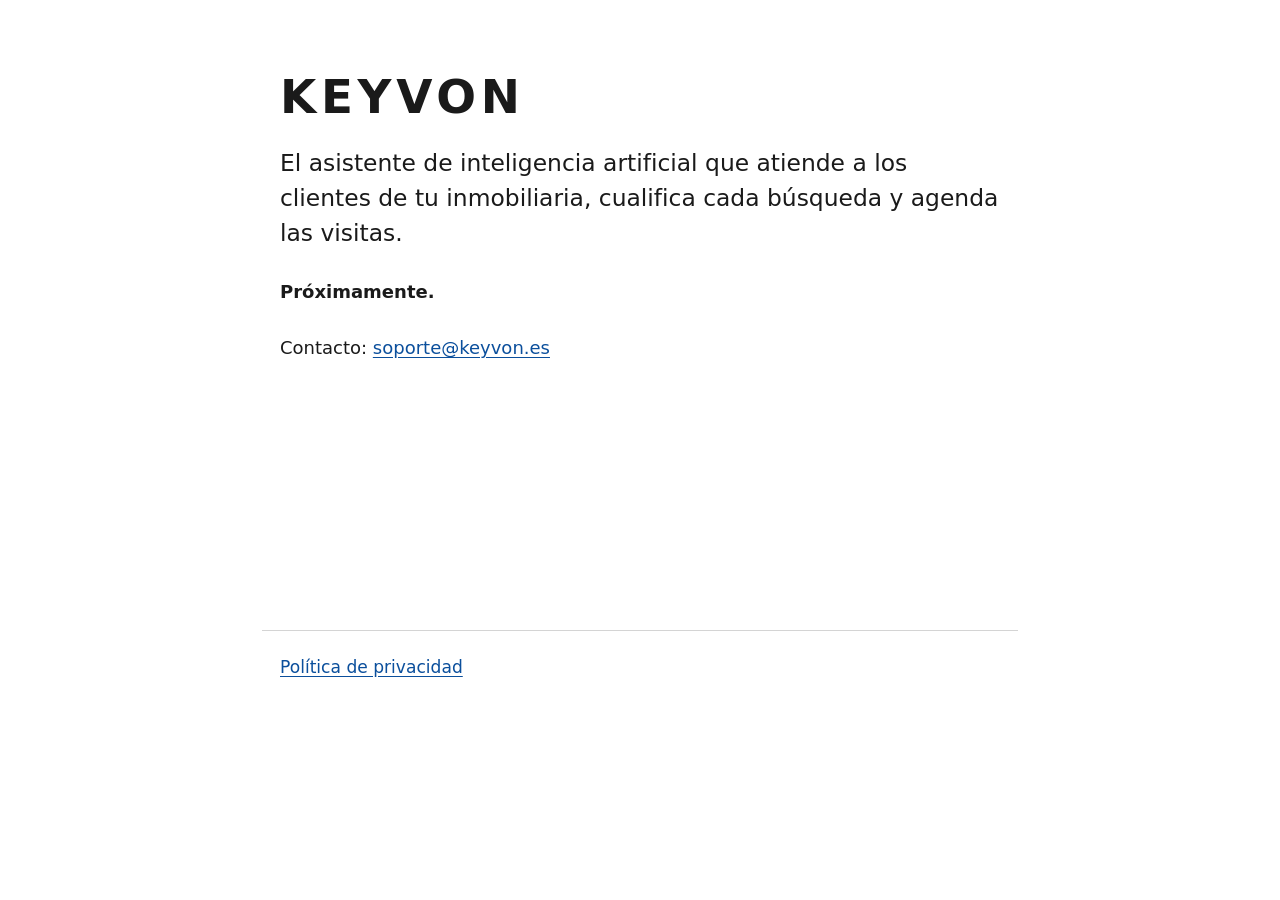
<file: index.html>
<!doctype html>
<html lang="es">
<head>
<meta charset="utf-8">
<meta name="viewport" content="width=device-width, initial-scale=1">
<title>KEYVON</title>
<meta name="description" content="El asistente de inteligencia artificial que atiende a los clientes de tu inmobiliaria, cualifica cada búsqueda y agenda las visitas.">
<link rel="icon" href="data:,">
<link rel="stylesheet" href="/estilos.css">
</head>
<body>
<main class="portada">
<h1>KEYVON</h1>
<p class="frase">El asistente de inteligencia artificial que atiende a los clientes de tu inmobiliaria, cualifica cada búsqueda y agenda las visitas.</p>
<p class="pronto">Próximamente.</p>
<p class="contacto">Contacto: <a href="mailto:soporte@keyvon.es">soporte@keyvon.es</a></p>
</main>
<footer class="pie">
<p><a href="/privacidad/">Política de privacidad</a></p>
</footer>
</body>
</html>
</file>
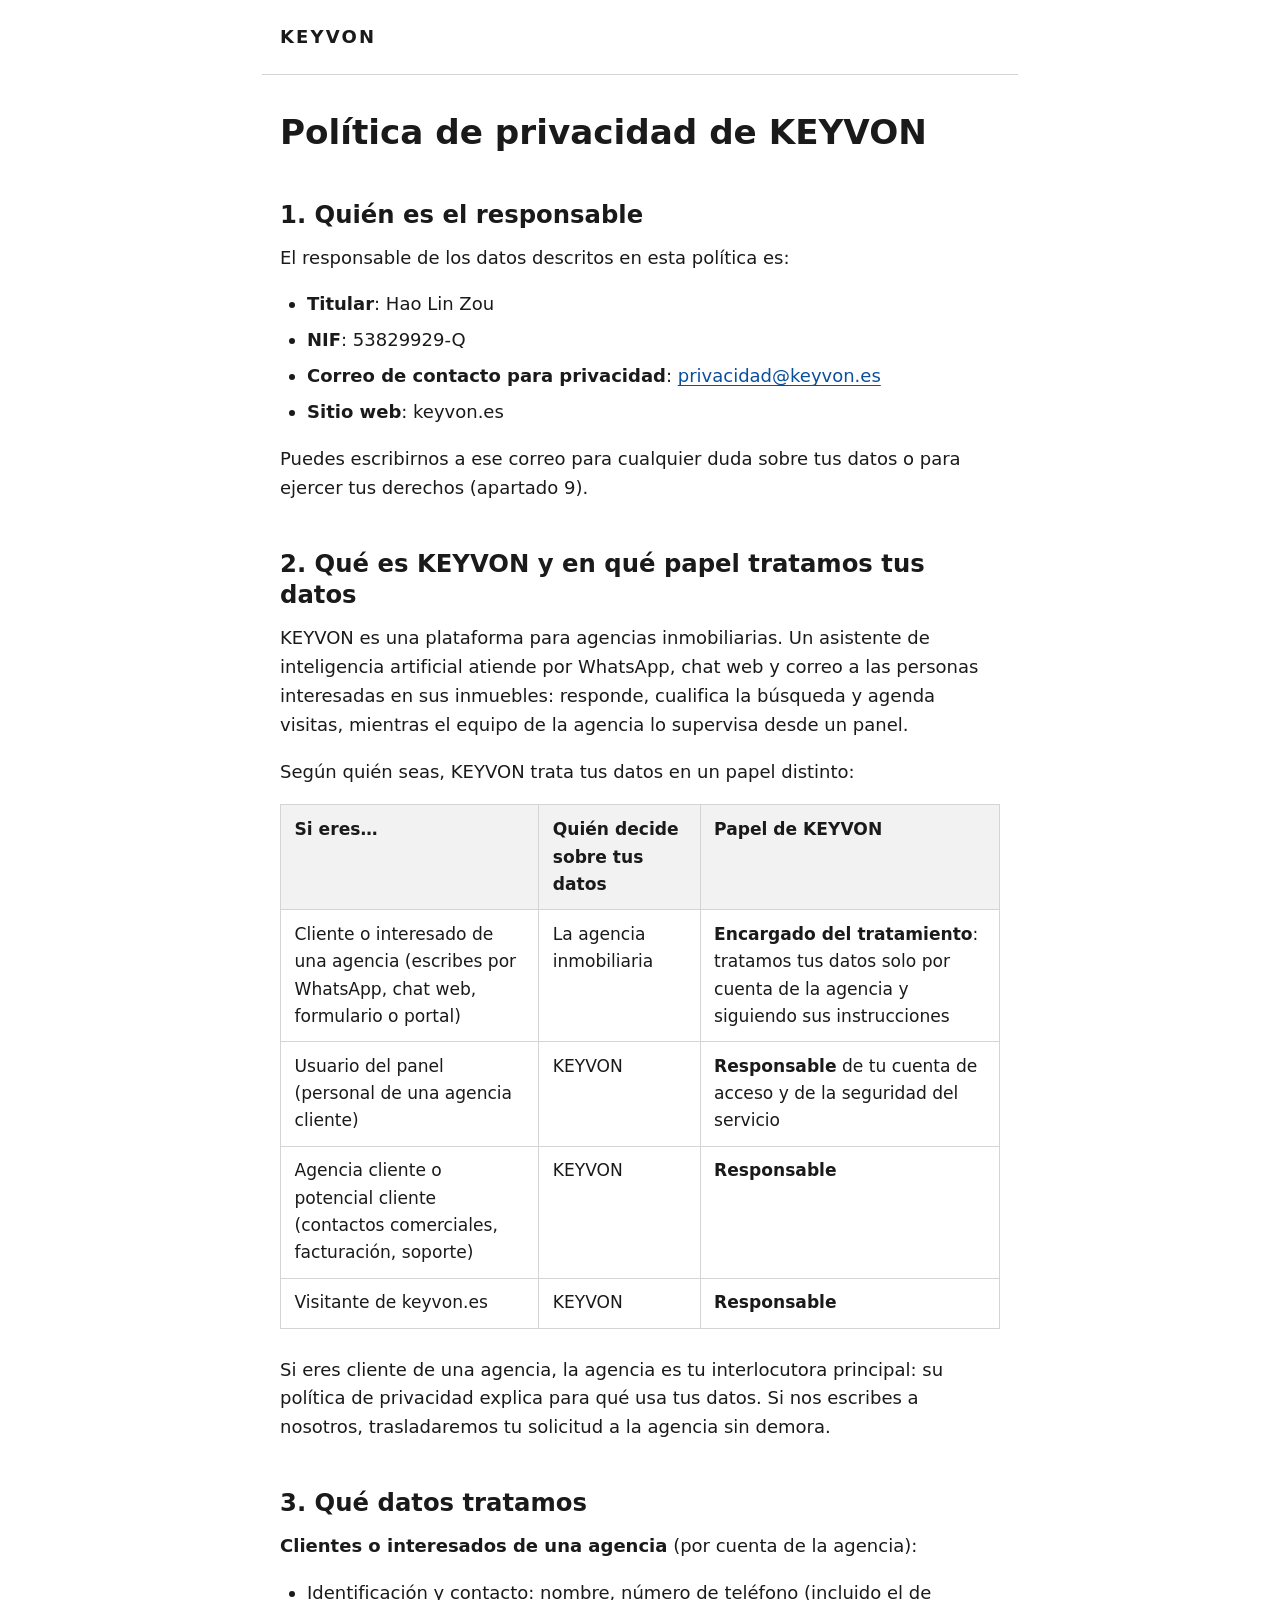
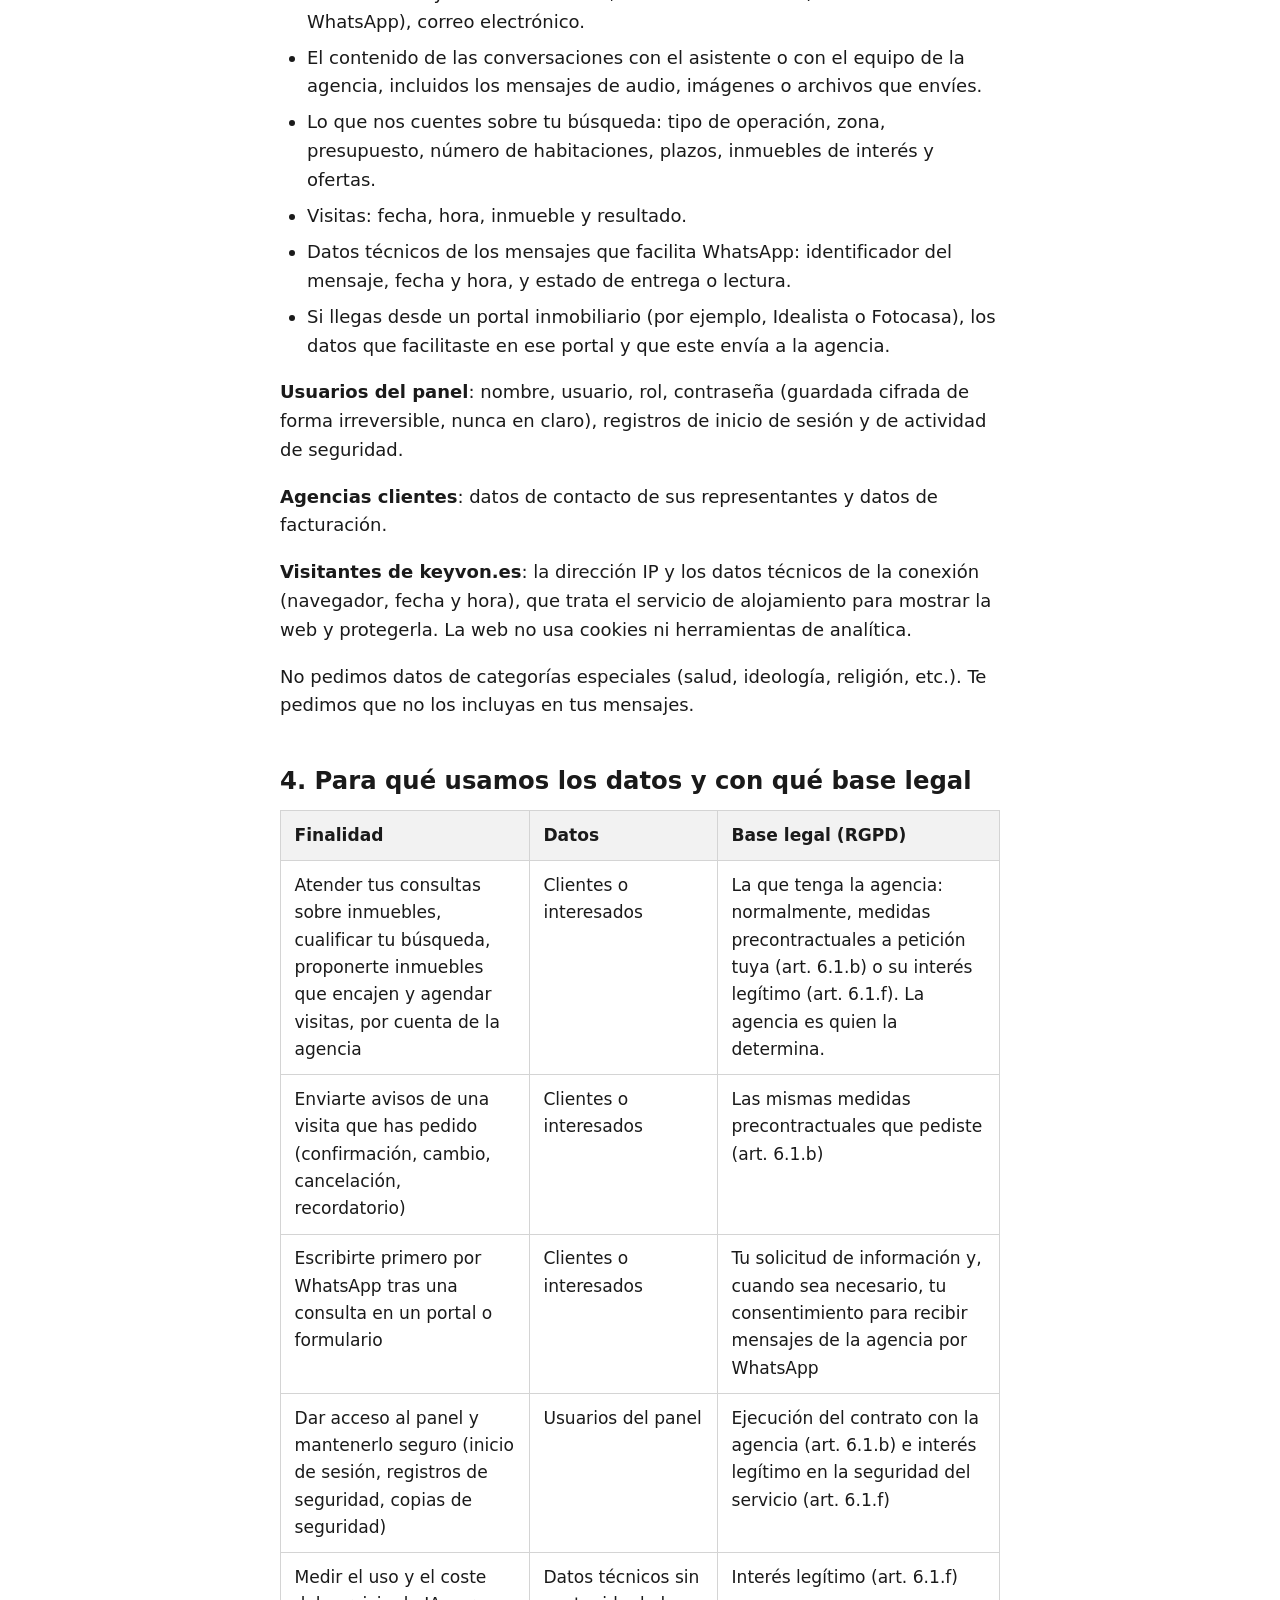
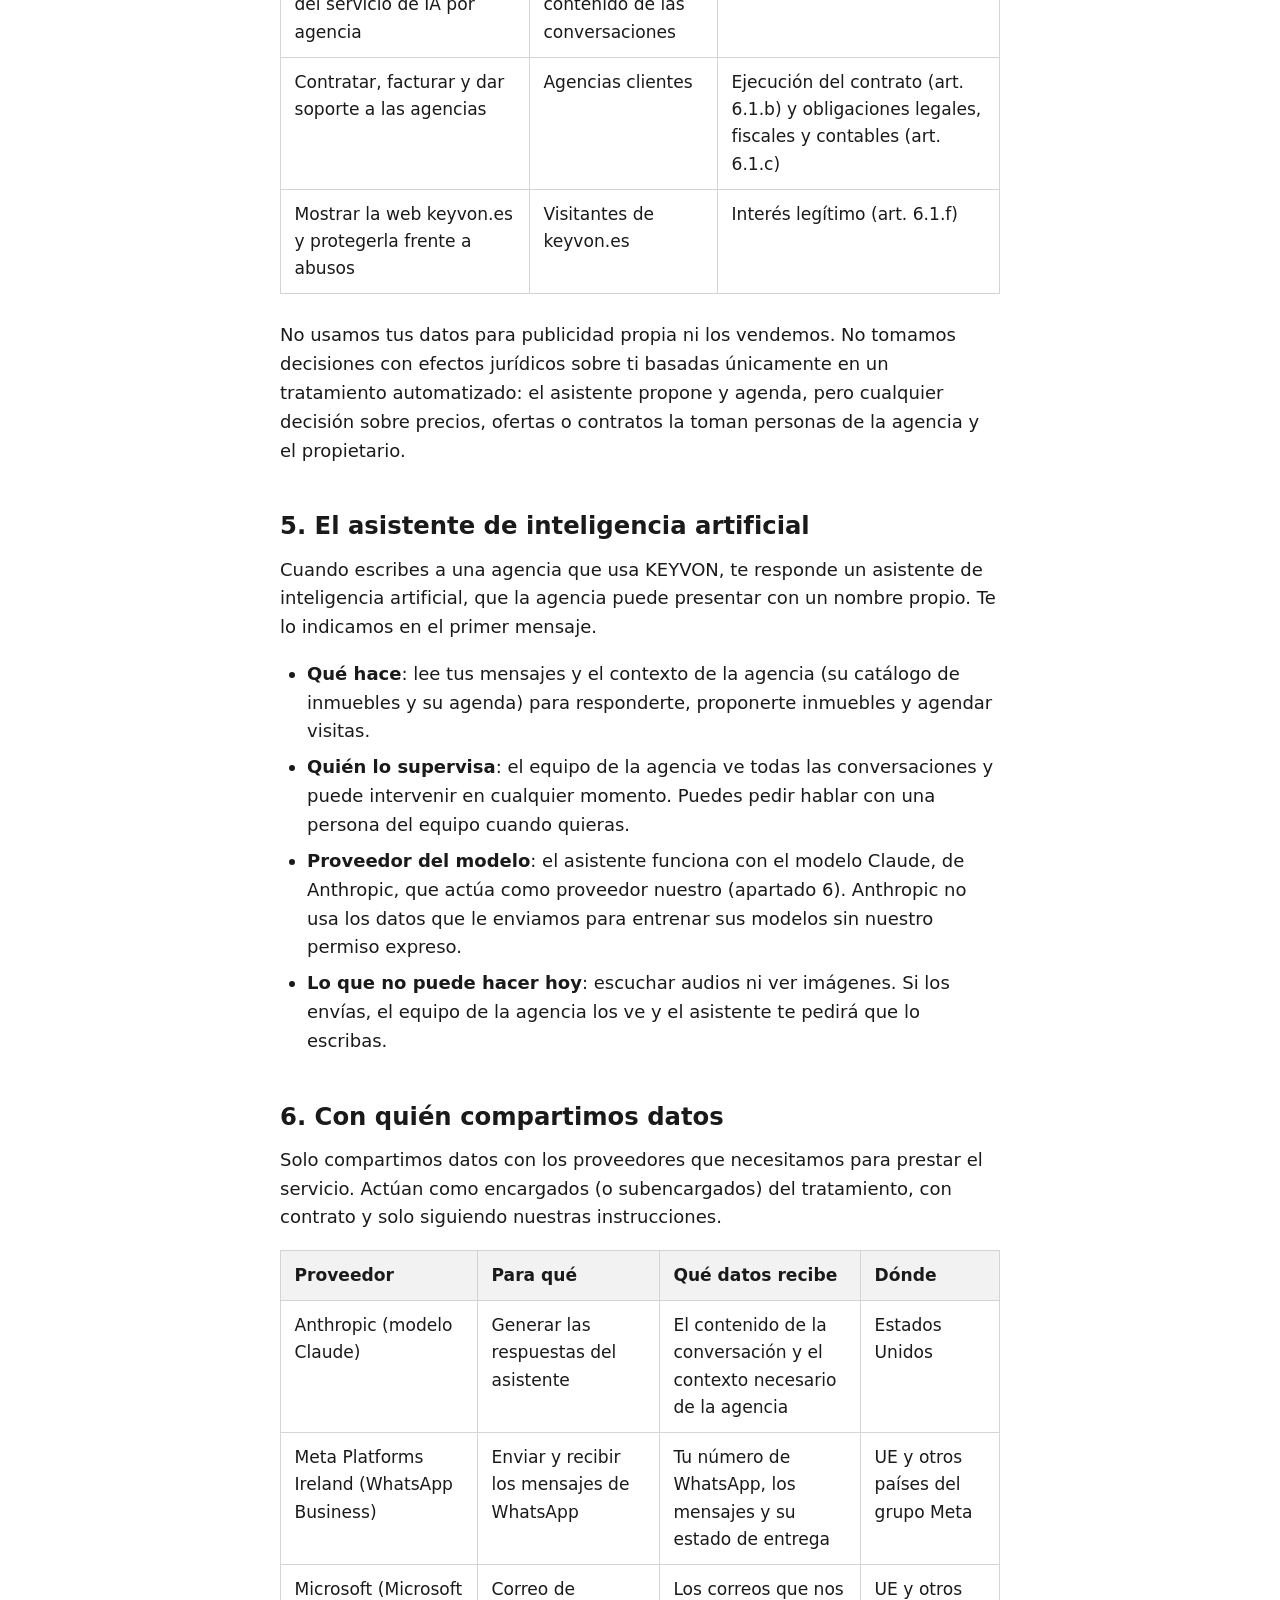
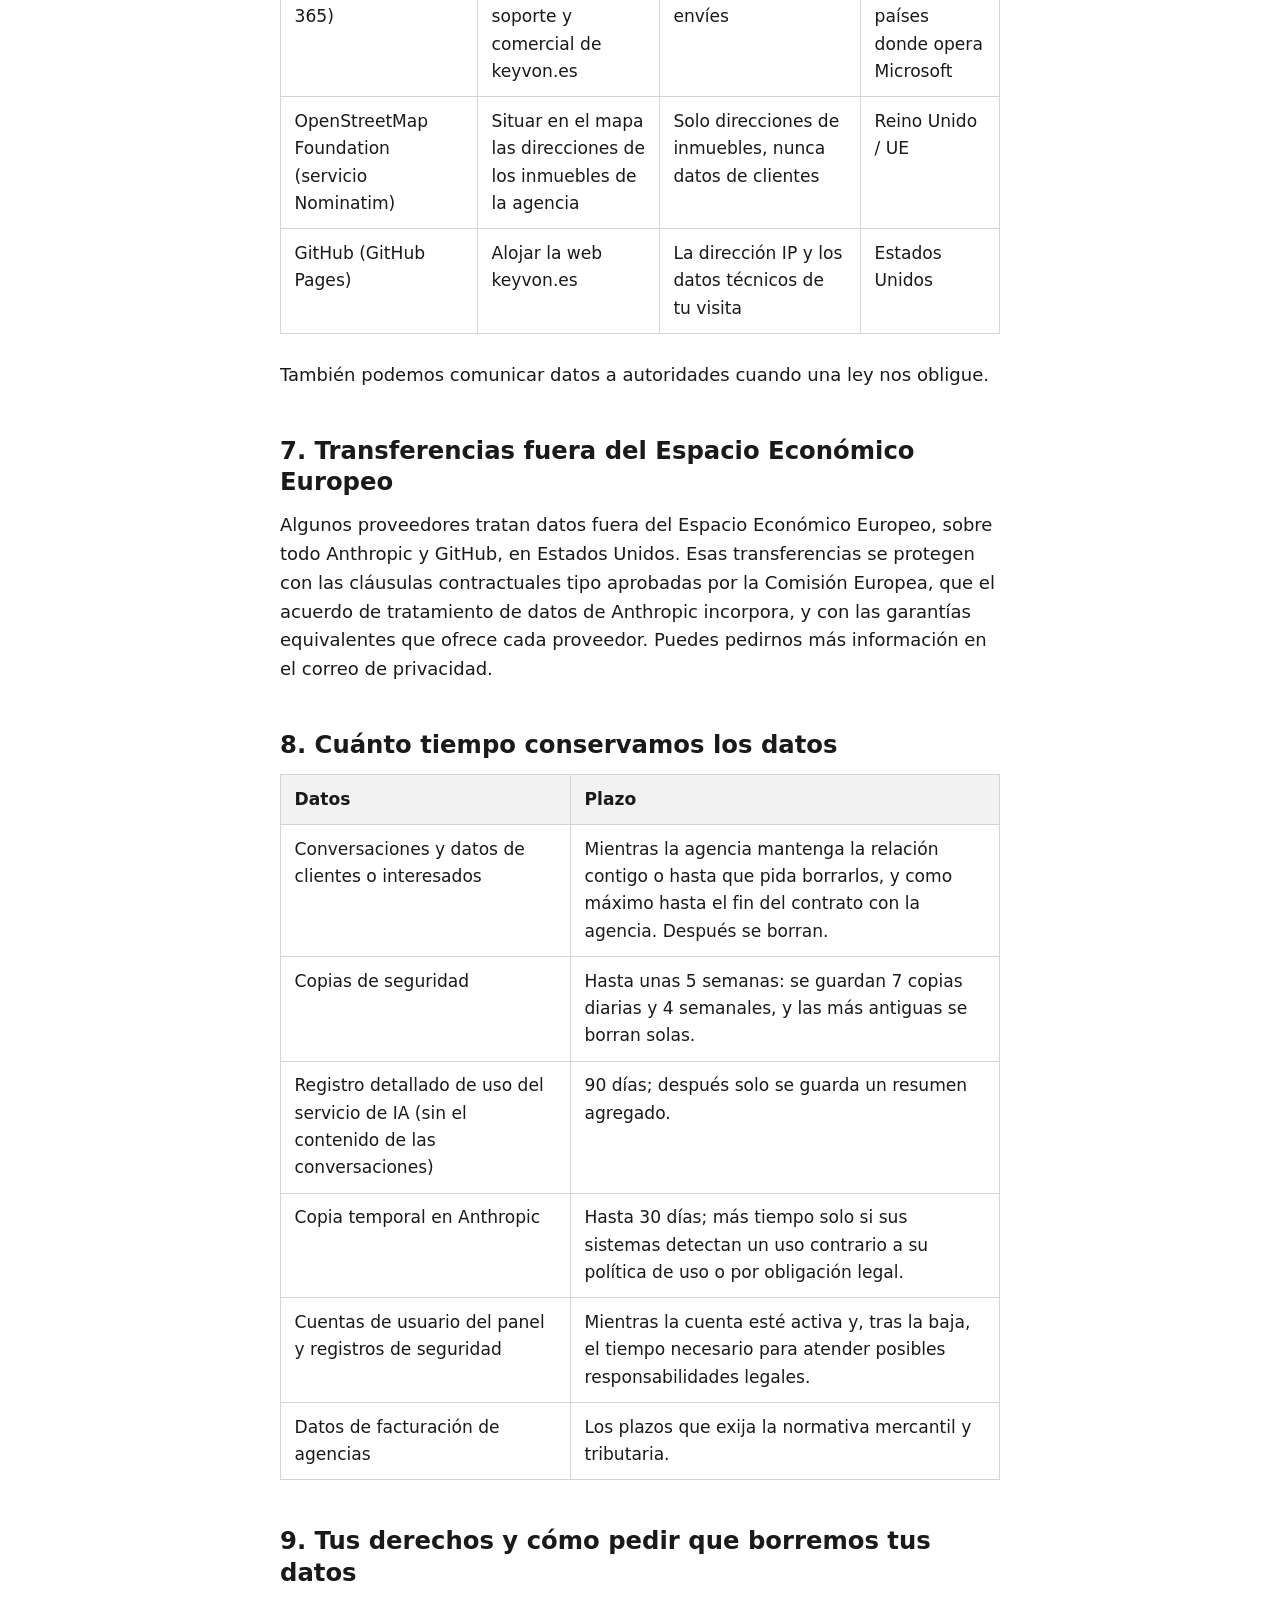
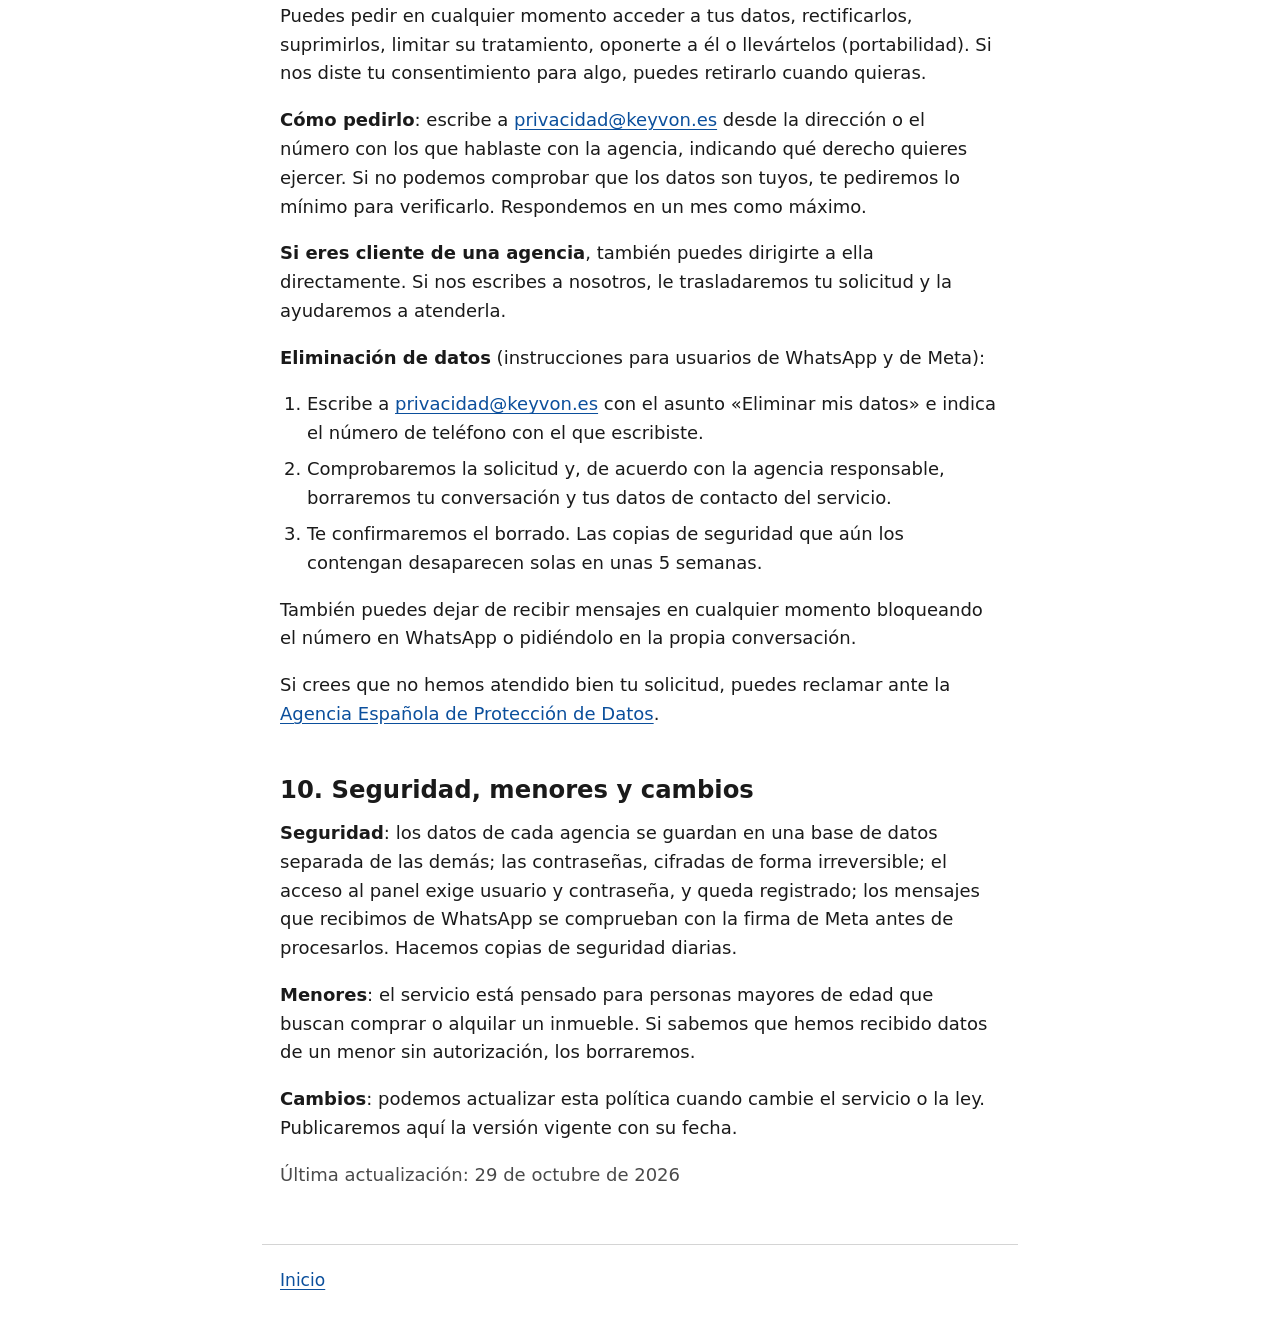
<file: privacidad/index.html>
<!doctype html>
<html lang="es">
<head>
<meta charset="utf-8">
<meta name="viewport" content="width=device-width, initial-scale=1">
<title>Política de privacidad de KEYVON</title>
<meta name="description" content="Política de privacidad de KEYVON.">
<link rel="icon" href="data:,">
<link rel="stylesheet" href="/estilos.css">
</head>
<body>
<a class="salto" href="#contenido">Saltar al contenido</a>
<header class="cabecera">
<a class="marca" href="/">KEYVON</a>
</header>
<main id="contenido" class="texto">
<h1>Política de privacidad de KEYVON</h1>
<h2 id="responsable">1. Quién es el responsable</h2>
<p>El responsable de los datos descritos en esta política es:</p>
<ul>
<li><strong>Titular</strong>: Hao Lin Zou</li>
<li><strong>NIF</strong>: 53829929-Q</li>
<li><strong>Correo de contacto para privacidad</strong>: <a href="mailto:privacidad@keyvon.es">privacidad@keyvon.es</a></li>
<li><strong>Sitio web</strong>: keyvon.es</li>
</ul>
<p>Puedes escribirnos a ese correo para cualquier duda sobre tus datos o para ejercer tus derechos (apartado 9).</p>
<h2 id="que-es-keyvon">2. Qué es KEYVON y en qué papel tratamos tus datos</h2>
<p>KEYVON es una plataforma para agencias inmobiliarias. Un asistente de inteligencia artificial atiende por WhatsApp, chat web y correo a las personas interesadas en sus inmuebles: responde, cualifica la búsqueda y agenda visitas, mientras el equipo de la agencia lo supervisa desde un panel.</p>
<p>Según quién seas, KEYVON trata tus datos en un papel distinto:</p>
<table role="table">
<thead role="rowgroup"><tr role="row">
<th role="columnheader" scope="col">Si eres…</th>
<th role="columnheader" scope="col">Quién decide sobre tus datos</th>
<th role="columnheader" scope="col">Papel de KEYVON</th>
</tr></thead>
<tbody role="rowgroup">
<tr role="row">
<td role="cell" data-label="Si eres…">Cliente o interesado de una agencia (escribes por WhatsApp, chat web, formulario o portal)</td>
<td role="cell" data-label="Quién decide sobre tus datos">La agencia inmobiliaria</td>
<td role="cell" data-label="Papel de KEYVON"><strong>Encargado del tratamiento</strong>: tratamos tus datos solo por cuenta de la agencia y siguiendo sus instrucciones</td>
</tr>
<tr role="row">
<td role="cell" data-label="Si eres…">Usuario del panel (personal de una agencia cliente)</td>
<td role="cell" data-label="Quién decide sobre tus datos">KEYVON</td>
<td role="cell" data-label="Papel de KEYVON"><strong>Responsable</strong> de tu cuenta de acceso y de la seguridad del servicio</td>
</tr>
<tr role="row">
<td role="cell" data-label="Si eres…">Agencia cliente o potencial cliente (contactos comerciales, facturación, soporte)</td>
<td role="cell" data-label="Quién decide sobre tus datos">KEYVON</td>
<td role="cell" data-label="Papel de KEYVON"><strong>Responsable</strong></td>
</tr>
<tr role="row">
<td role="cell" data-label="Si eres…">Visitante de keyvon.es</td>
<td role="cell" data-label="Quién decide sobre tus datos">KEYVON</td>
<td role="cell" data-label="Papel de KEYVON"><strong>Responsable</strong></td>
</tr>
</tbody></table>
<p>Si eres cliente de una agencia, la agencia es tu interlocutora principal: su política de privacidad explica para qué usa tus datos. Si nos escribes a nosotros, trasladaremos tu solicitud a la agencia sin demora.</p>
<h2 id="datos-que-tratamos">3. Qué datos tratamos</h2>
<p><strong>Clientes o interesados de una agencia</strong> (por cuenta de la agencia):</p>
<ul>
<li>Identificación y contacto: nombre, número de teléfono (incluido el de WhatsApp), correo electrónico.</li>
<li>El contenido de las conversaciones con el asistente o con el equipo de la agencia, incluidos los mensajes de audio, imágenes o archivos que envíes.</li>
<li>Lo que nos cuentes sobre tu búsqueda: tipo de operación, zona, presupuesto, número de habitaciones, plazos, inmuebles de interés y ofertas.</li>
<li>Visitas: fecha, hora, inmueble y resultado.</li>
<li>Datos técnicos de los mensajes que facilita WhatsApp: identificador del mensaje, fecha y hora, y estado de entrega o lectura.</li>
<li>Si llegas desde un portal inmobiliario (por ejemplo, Idealista o Fotocasa), los datos que facilitaste en ese portal y que este envía a la agencia.</li>
</ul>
<p><strong>Usuarios del panel</strong>: nombre, usuario, rol, contraseña (guardada cifrada de forma irreversible, nunca en claro), registros de inicio de sesión y de actividad de seguridad.</p>
<p><strong>Agencias clientes</strong>: datos de contacto de sus representantes y datos de facturación.</p>
<p><strong>Visitantes de keyvon.es</strong>: la dirección IP y los datos técnicos de la conexión (navegador, fecha y hora), que trata el servicio de alojamiento para mostrar la web y protegerla. La web no usa cookies ni herramientas de analítica.</p>
<p>No pedimos datos de categorías especiales (salud, ideología, religión, etc.). Te pedimos que no los incluyas en tus mensajes.</p>
<h2 id="finalidades">4. Para qué usamos los datos y con qué base legal</h2>
<table role="table">
<thead role="rowgroup"><tr role="row">
<th role="columnheader" scope="col">Finalidad</th>
<th role="columnheader" scope="col">Datos</th>
<th role="columnheader" scope="col">Base legal (RGPD)</th>
</tr></thead>
<tbody role="rowgroup">
<tr role="row">
<td role="cell" data-label="Finalidad">Atender tus consultas sobre inmuebles, cualificar tu búsqueda, proponerte inmuebles que encajen y agendar visitas, por cuenta de la agencia</td>
<td role="cell" data-label="Datos">Clientes o interesados</td>
<td role="cell" data-label="Base legal (RGPD)">La que tenga la agencia: normalmente, medidas precontractuales a petición tuya (art. 6.1.b) o su interés legítimo (art. 6.1.f). La agencia es quien la determina.</td>
</tr>
<tr role="row">
<td role="cell" data-label="Finalidad">Enviarte avisos de una visita que has pedido (confirmación, cambio, cancelación, recordatorio)</td>
<td role="cell" data-label="Datos">Clientes o interesados</td>
<td role="cell" data-label="Base legal (RGPD)">Las mismas medidas precontractuales que pediste (art. 6.1.b)</td>
</tr>
<tr role="row">
<td role="cell" data-label="Finalidad">Escribirte primero por WhatsApp tras una consulta en un portal o formulario</td>
<td role="cell" data-label="Datos">Clientes o interesados</td>
<td role="cell" data-label="Base legal (RGPD)">Tu solicitud de información y, cuando sea necesario, tu consentimiento para recibir mensajes de la agencia por WhatsApp</td>
</tr>
<tr role="row">
<td role="cell" data-label="Finalidad">Dar acceso al panel y mantenerlo seguro (inicio de sesión, registros de seguridad, copias de seguridad)</td>
<td role="cell" data-label="Datos">Usuarios del panel</td>
<td role="cell" data-label="Base legal (RGPD)">Ejecución del contrato con la agencia (art. 6.1.b) e interés legítimo en la seguridad del servicio (art. 6.1.f)</td>
</tr>
<tr role="row">
<td role="cell" data-label="Finalidad">Medir el uso y el coste del servicio de IA por agencia</td>
<td role="cell" data-label="Datos">Datos técnicos sin contenido de las conversaciones</td>
<td role="cell" data-label="Base legal (RGPD)">Interés legítimo (art. 6.1.f)</td>
</tr>
<tr role="row">
<td role="cell" data-label="Finalidad">Contratar, facturar y dar soporte a las agencias</td>
<td role="cell" data-label="Datos">Agencias clientes</td>
<td role="cell" data-label="Base legal (RGPD)">Ejecución del contrato (art. 6.1.b) y obligaciones legales, fiscales y contables (art. 6.1.c)</td>
</tr>
<tr role="row">
<td role="cell" data-label="Finalidad">Mostrar la web keyvon.es y protegerla frente a abusos</td>
<td role="cell" data-label="Datos">Visitantes de keyvon.es</td>
<td role="cell" data-label="Base legal (RGPD)">Interés legítimo (art. 6.1.f)</td>
</tr>
</tbody></table>
<p>No usamos tus datos para publicidad propia ni los vendemos. No tomamos decisiones con efectos jurídicos sobre ti basadas únicamente en un tratamiento automatizado: el asistente propone y agenda, pero cualquier decisión sobre precios, ofertas o contratos la toman personas de la agencia y el propietario.</p>
<h2 id="inteligencia-artificial">5. El asistente de inteligencia artificial</h2>
<p>Cuando escribes a una agencia que usa KEYVON, te responde un asistente de inteligencia artificial, que la agencia puede presentar con un nombre propio. Te lo indicamos en el primer mensaje.</p>
<ul>
<li><strong>Qué hace</strong>: lee tus mensajes y el contexto de la agencia (su catálogo de inmuebles y su agenda) para responderte, proponerte inmuebles y agendar visitas.</li>
<li><strong>Quién lo supervisa</strong>: el equipo de la agencia ve todas las conversaciones y puede intervenir en cualquier momento. Puedes pedir hablar con una persona del equipo cuando quieras.</li>
<li><strong>Proveedor del modelo</strong>: el asistente funciona con el modelo Claude, de Anthropic, que actúa como proveedor nuestro (apartado 6). Anthropic no usa los datos que le enviamos para entrenar sus modelos sin nuestro permiso expreso.</li>
<li><strong>Lo que no puede hacer hoy</strong>: escuchar audios ni ver imágenes. Si los envías, el equipo de la agencia los ve y el asistente te pedirá que lo escribas.</li>
</ul>
<h2 id="destinatarios">6. Con quién compartimos datos</h2>
<p>Solo compartimos datos con los proveedores que necesitamos para prestar el servicio. Actúan como encargados (o subencargados) del tratamiento, con contrato y solo siguiendo nuestras instrucciones.</p>
<table role="table">
<thead role="rowgroup"><tr role="row">
<th role="columnheader" scope="col">Proveedor</th>
<th role="columnheader" scope="col">Para qué</th>
<th role="columnheader" scope="col">Qué datos recibe</th>
<th role="columnheader" scope="col">Dónde</th>
</tr></thead>
<tbody role="rowgroup">
<tr role="row">
<td role="cell" data-label="Proveedor">Anthropic (modelo Claude)</td>
<td role="cell" data-label="Para qué">Generar las respuestas del asistente</td>
<td role="cell" data-label="Qué datos recibe">El contenido de la conversación y el contexto necesario de la agencia</td>
<td role="cell" data-label="Dónde">Estados Unidos</td>
</tr>
<tr role="row">
<td role="cell" data-label="Proveedor">Meta Platforms Ireland (WhatsApp Business)</td>
<td role="cell" data-label="Para qué">Enviar y recibir los mensajes de WhatsApp</td>
<td role="cell" data-label="Qué datos recibe">Tu número de WhatsApp, los mensajes y su estado de entrega</td>
<td role="cell" data-label="Dónde">UE y otros países del grupo Meta</td>
</tr>
<tr role="row">
<td role="cell" data-label="Proveedor">Microsoft (Microsoft 365)</td>
<td role="cell" data-label="Para qué">Correo de soporte y comercial de keyvon.es</td>
<td role="cell" data-label="Qué datos recibe">Los correos que nos envíes</td>
<td role="cell" data-label="Dónde">UE y otros países donde opera Microsoft</td>
</tr>
<tr role="row">
<td role="cell" data-label="Proveedor">OpenStreetMap Foundation (servicio Nominatim)</td>
<td role="cell" data-label="Para qué">Situar en el mapa las direcciones de los inmuebles de la agencia</td>
<td role="cell" data-label="Qué datos recibe">Solo direcciones de inmuebles, nunca datos de clientes</td>
<td role="cell" data-label="Dónde">Reino Unido / UE</td>
</tr>
<tr role="row">
<td role="cell" data-label="Proveedor">GitHub (GitHub Pages)</td>
<td role="cell" data-label="Para qué">Alojar la web keyvon.es</td>
<td role="cell" data-label="Qué datos recibe">La dirección IP y los datos técnicos de tu visita</td>
<td role="cell" data-label="Dónde">Estados Unidos</td>
</tr>
</tbody></table>
<p>También podemos comunicar datos a autoridades cuando una ley nos obligue.</p>
<h2 id="transferencias">7. Transferencias fuera del Espacio Económico Europeo</h2>
<p>Algunos proveedores tratan datos fuera del Espacio Económico Europeo, sobre todo Anthropic y GitHub, en Estados Unidos. Esas transferencias se protegen con las cláusulas contractuales tipo aprobadas por la Comisión Europea, que el acuerdo de tratamiento de datos de Anthropic incorpora, y con las garantías equivalentes que ofrece cada proveedor. Puedes pedirnos más información en el correo de privacidad.</p>
<h2 id="conservacion">8. Cuánto tiempo conservamos los datos</h2>
<table role="table">
<thead role="rowgroup"><tr role="row">
<th role="columnheader" scope="col">Datos</th>
<th role="columnheader" scope="col">Plazo</th>
</tr></thead>
<tbody role="rowgroup">
<tr role="row">
<td role="cell" data-label="Datos">Conversaciones y datos de clientes o interesados</td>
<td role="cell" data-label="Plazo">Mientras la agencia mantenga la relación contigo o hasta que pida borrarlos, y como máximo hasta el fin del contrato con la agencia. Después se borran.</td>
</tr>
<tr role="row">
<td role="cell" data-label="Datos">Copias de seguridad</td>
<td role="cell" data-label="Plazo">Hasta unas 5 semanas: se guardan 7 copias diarias y 4 semanales, y las más antiguas se borran solas.</td>
</tr>
<tr role="row">
<td role="cell" data-label="Datos">Registro detallado de uso del servicio de IA (sin el contenido de las conversaciones)</td>
<td role="cell" data-label="Plazo">90 días; después solo se guarda un resumen agregado.</td>
</tr>
<tr role="row">
<td role="cell" data-label="Datos">Copia temporal en Anthropic</td>
<td role="cell" data-label="Plazo">Hasta 30 días; más tiempo solo si sus sistemas detectan un uso contrario a su política de uso o por obligación legal.</td>
</tr>
<tr role="row">
<td role="cell" data-label="Datos">Cuentas de usuario del panel y registros de seguridad</td>
<td role="cell" data-label="Plazo">Mientras la cuenta esté activa y, tras la baja, el tiempo necesario para atender posibles responsabilidades legales.</td>
</tr>
<tr role="row">
<td role="cell" data-label="Datos">Datos de facturación de agencias</td>
<td role="cell" data-label="Plazo">Los plazos que exija la normativa mercantil y tributaria.</td>
</tr>
</tbody></table>
<h2 id="derechos">9. Tus derechos y cómo pedir que borremos tus datos</h2>
<p>Puedes pedir en cualquier momento acceder a tus datos, rectificarlos, suprimirlos, limitar su tratamiento, oponerte a él o llevártelos (portabilidad). Si nos diste tu consentimiento para algo, puedes retirarlo cuando quieras.</p>
<p><strong>Cómo pedirlo</strong>: escribe a <a href="mailto:privacidad@keyvon.es">privacidad@keyvon.es</a> desde la dirección o el número con los que hablaste con la agencia, indicando qué derecho quieres ejercer. Si no podemos comprobar que los datos son tuyos, te pediremos lo mínimo para verificarlo. Respondemos en un mes como máximo.</p>
<p><strong>Si eres cliente de una agencia</strong>, también puedes dirigirte a ella directamente. Si nos escribes a nosotros, le trasladaremos tu solicitud y la ayudaremos a atenderla.</p>
<p id="eliminacion-de-datos"><strong>Eliminación de datos</strong> (instrucciones para usuarios de WhatsApp y de Meta):</p>
<ol>
<li>Escribe a <a href="mailto:privacidad@keyvon.es">privacidad@keyvon.es</a> con el asunto «Eliminar mis datos» e indica el número de teléfono con el que escribiste.</li>
<li>Comprobaremos la solicitud y, de acuerdo con la agencia responsable, borraremos tu conversación y tus datos de contacto del servicio.</li>
<li>Te confirmaremos el borrado. Las copias de seguridad que aún los contengan desaparecen solas en unas 5 semanas.</li>
</ol>
<p>También puedes dejar de recibir mensajes en cualquier momento bloqueando el número en WhatsApp o pidiéndolo en la propia conversación.</p>
<p>Si crees que no hemos atendido bien tu solicitud, puedes reclamar ante la <a href="https://www.aepd.es" rel="noopener">Agencia Española de Protección de Datos</a>.</p>
<h2 id="seguridad-menores-cambios">10. Seguridad, menores y cambios</h2>
<p><strong>Seguridad</strong>: los datos de cada agencia se guardan en una base de datos separada de las demás; las contraseñas, cifradas de forma irreversible; el acceso al panel exige usuario y contraseña, y queda registrado; los mensajes que recibimos de WhatsApp se comprueban con la firma de Meta antes de procesarlos. Hacemos copias de seguridad diarias.</p>
<p><strong>Menores</strong>: el servicio está pensado para personas mayores de edad que buscan comprar o alquilar un inmueble. Si sabemos que hemos recibido datos de un menor sin autorización, los borraremos.</p>
<p><strong>Cambios</strong>: podemos actualizar esta política cuando cambie el servicio o la ley. Publicaremos aquí la versión vigente con su fecha.</p>
<p class="actualizacion">Última actualización: 29 de octubre de 2026</p>
</main>
<footer class="pie">
<p><a href="/">Inicio</a></p>
</footer>
</body>
</html>
</file>
<file: estilos.css>
/* Sin fuentes externas ni recursos de terceros: solo fuentes del sistema. */
:root {
  --fondo: #ffffff;
  --texto: #1a1a1a;
  --suave: #4a4a4a;
  --linea: #d4d4d4;
  --enlace: #0b4f9c;
  --realce: #f2f2f2;
}

@media (prefers-color-scheme: dark) {
  :root {
    --fondo: #121212;
    --texto: #f0f0f0;
    --suave: #bdbdbd;
    --linea: #3a3a3a;
    --enlace: #8ab8f0;
    --realce: #1e1e1e;
  }
}

* { box-sizing: border-box; }

html {
  font-size: 112.5%; /* 18 px de base */
  -webkit-text-size-adjust: 100%;
}

body {
  margin: 0;
  background: var(--fondo);
  color: var(--texto);
  font-family: system-ui, -apple-system, "Segoe UI", Roboto, "Helvetica Neue", Arial, sans-serif;
  line-height: 1.6;
  overflow-wrap: break-word;
}

a { color: var(--enlace); text-underline-offset: 0.15em; }
a:hover { text-decoration-thickness: 2px; }
a:focus-visible { outline: 3px solid var(--enlace); outline-offset: 2px; }

.salto {
  position: absolute;
  left: -999px;
  top: 0;
  background: var(--fondo);
  padding: 0.5rem 1rem;
}
.salto:focus { left: 0; z-index: 10; }

.cabecera, .texto, .pie, .portada {
  width: 100%;
  max-width: 42rem;
  margin: 0 auto;
  padding-left: 1rem;
  padding-right: 1rem;
}

.cabecera { padding-top: 1.25rem; padding-bottom: 1.25rem; border-bottom: 1px solid var(--linea); }
.marca {
  color: var(--texto);
  font-weight: 700;
  letter-spacing: 0.12em;
  text-decoration: none;
}

/* Portada */
.portada { padding-top: 4rem; padding-bottom: 4rem; min-height: 70vh; }
.portada h1 { font-size: 2.6rem; letter-spacing: 0.1em; margin: 0 0 1.25rem; line-height: 1.1; }
.portada .frase { font-size: 1.3rem; line-height: 1.5; margin: 0 0 1.5rem; }
.portada .pronto { font-weight: 700; margin: 0 0 1.5rem; }
.portada .contacto { margin: 0; }

/* Texto largo (política) */
.texto { padding-top: 2rem; padding-bottom: 2rem; }
.texto h1 { font-size: 1.9rem; line-height: 1.25; margin: 0 0 1.5rem; }
.texto h2 { font-size: 1.35rem; line-height: 1.3; margin: 2.5rem 0 0.75rem; scroll-margin-top: 1rem; }
.texto p, .texto ul, .texto ol { margin: 0 0 1rem; }
.texto li { margin-bottom: 0.4rem; }
.texto ul, .texto ol { padding-left: 1.5rem; }
#eliminacion-de-datos { scroll-margin-top: 1rem; }
#eliminacion-de-datos:target { background: var(--realce); border-left: 4px solid var(--enlace); padding: 0.5rem 0.75rem; }
.actualizacion { margin-top: 2rem; color: var(--suave); }

/* Tablas: en pantallas anchas, tabla normal; en móvil, cada fila pasa a ser una tarjeta */
table { width: 100%; border-collapse: collapse; margin: 0 0 1.5rem; font-size: 0.95rem; }
th, td { border: 1px solid var(--linea); padding: 0.6rem 0.75rem; text-align: left; vertical-align: top; }
th { background: var(--realce); }

@media (max-width: 40rem) {
  table, thead, tbody, tr, th, td { display: block; width: 100%; }
  thead tr {
    position: absolute;
    width: 1px;
    height: 1px;
    overflow: hidden;
    clip-path: inset(50%);
  }
  tr { border: 1px solid var(--linea); margin-bottom: 1rem; }
  td { border: 0; border-bottom: 1px solid var(--linea); }
  td:last-child { border-bottom: 0; }
  td::before {
    content: attr(data-label);
    display: block;
    font-weight: 700;
    color: var(--suave);
    font-size: 0.85rem;
  }
}

.pie {
  padding-top: 1.25rem;
  padding-bottom: 2rem;
  border-top: 1px solid var(--linea);
  color: var(--suave);
  font-size: 0.95rem;
}
.pie p { margin: 0; }
</file>
